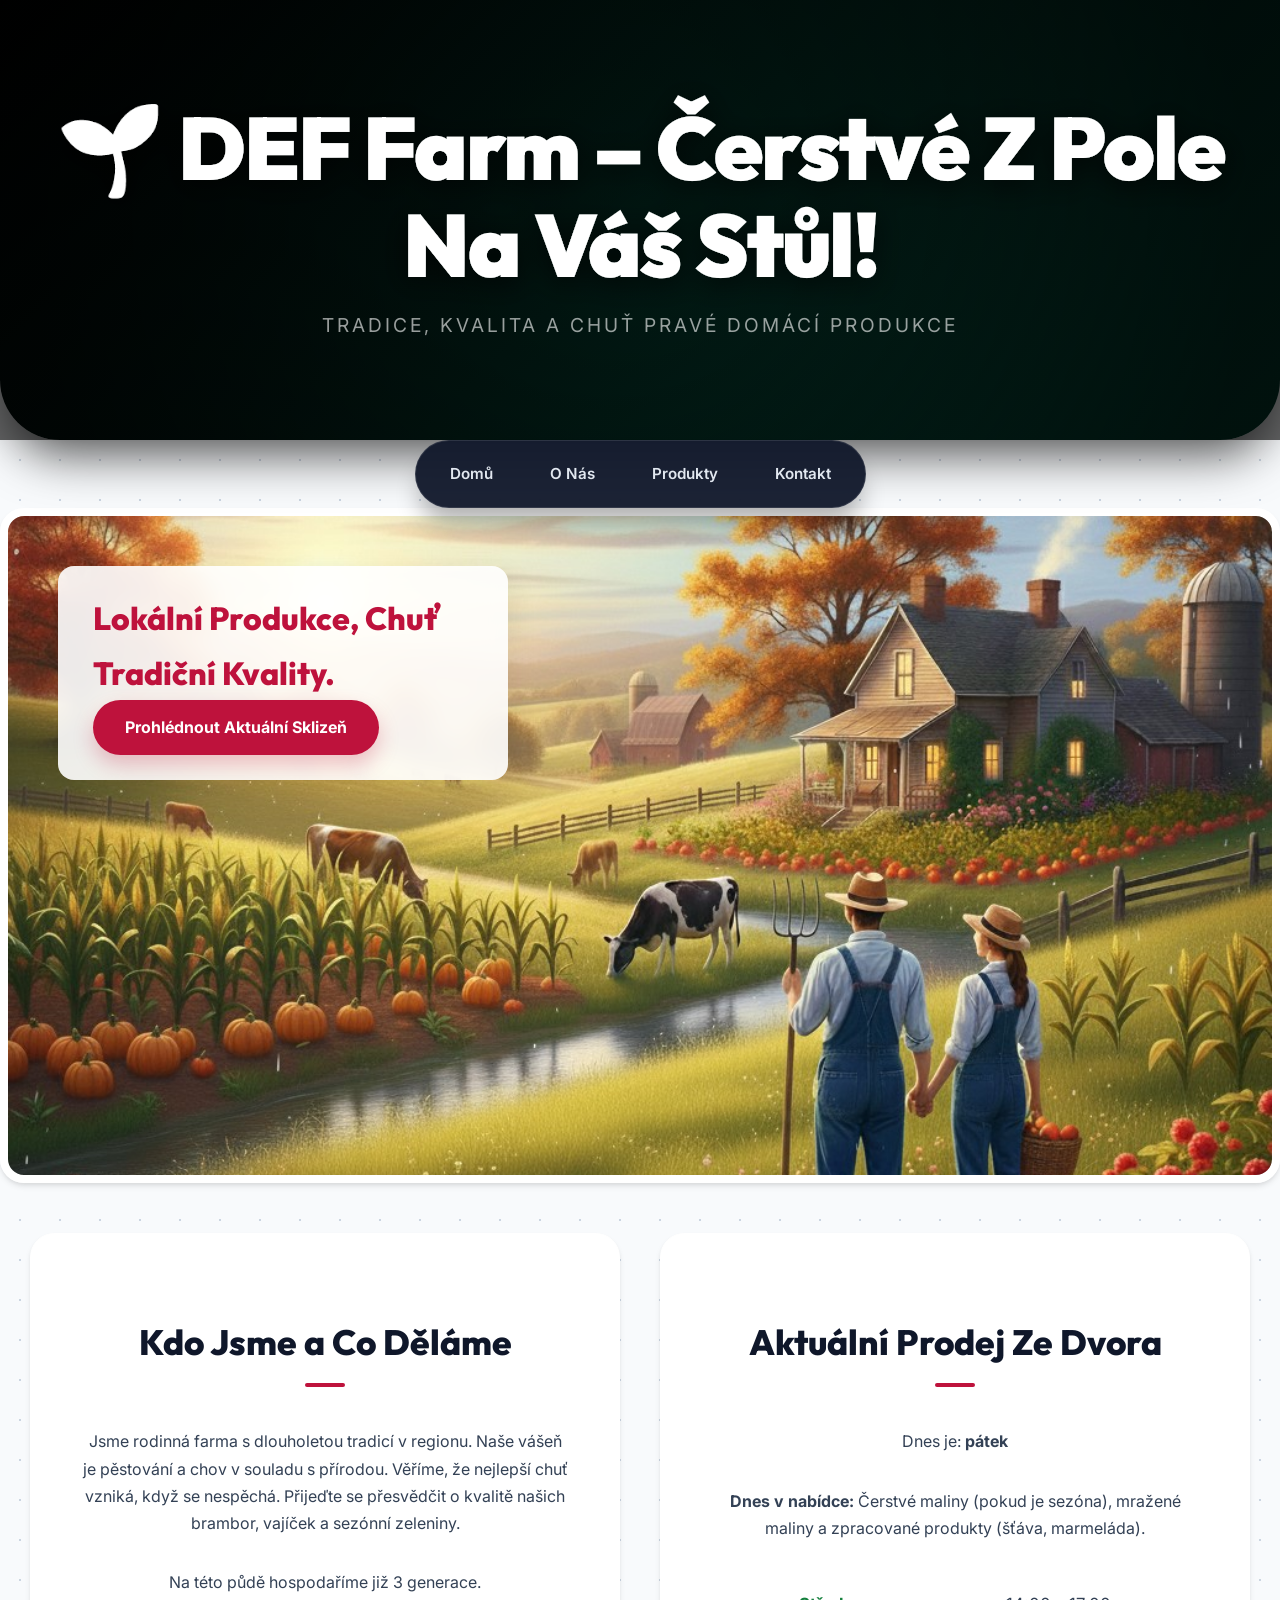
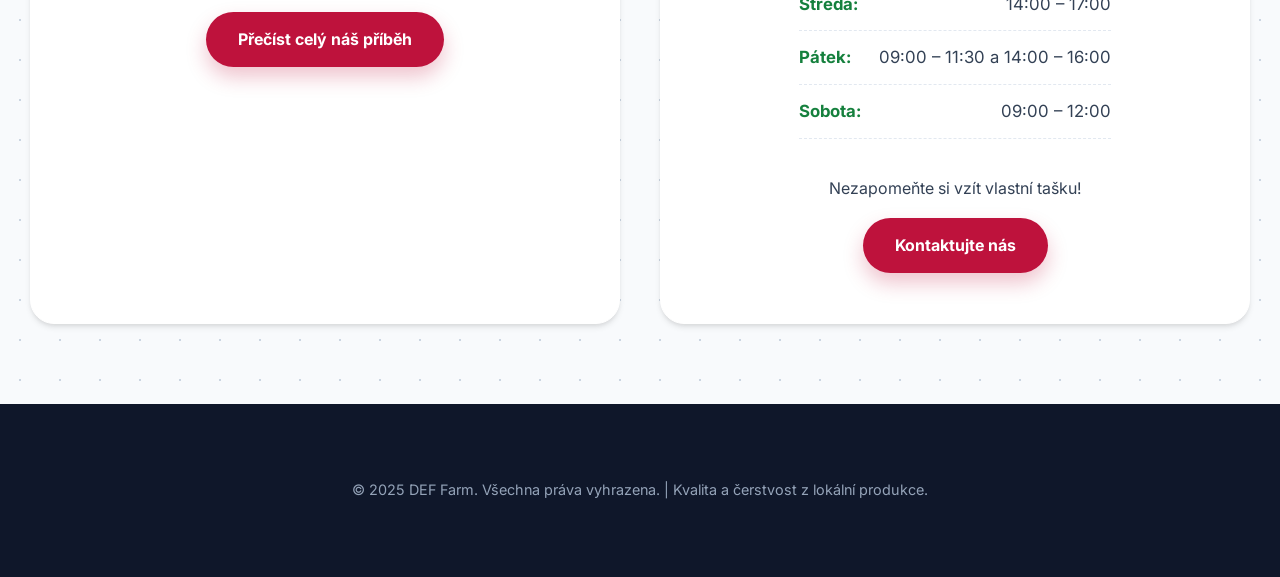
<file: first_web/index.html>
<!DOCTYPE html>
<html lang="cs">
<head>
    <meta charset="UTF-8">
    <meta name="viewport" content="width=device-width, initial-scale=1.0">
    <title>Farma DEF Farm – Čerstvé Produkty Ze Dvora</title>
    <link rel="stylesheet" href="styl.css">
    <link href="https://fonts.googleapis.com/css2?family=Outfit:wght@300;500;700;900&family=Inter:wght@400;600&display=swap" rel="stylesheet">
</head>
<body>
    <header class="header">
        <h1>🌱 DEF Farm – Čerstvé Z Pole Na Váš Stůl!</h1>
        <p>Tradice, kvalita a chuť pravé domácí produkce</p>
    </header>

    <nav class="navigace">
        <a href="index.html">Domů</a>
        <a href="o-nas.html">O Nás</a>
        <a href="produkty.html">Produkty</a>
        <a href="kontakt.html">Kontakt</a>
    </nav>
    
    <div class="hero-image">
        <div class="hero-text">
            <h2>Lokální Produkce, Chuť Tradiční Kvality.</h2>
            <a href="produkty.html" class="tlacitko hero-tlacitko">Prohlédnout Aktuální Sklizeň</a>
        </div>
    </div>

    <div class="kontejner">
        
        <div class="sekce-wrapper">
            
            <section class="sekce o-nas">
                <h2>Kdo Jsme a Co Děláme</h2>
                <p>Jsme rodinná farma s dlouholetou tradicí v regionu. Naše vášeň je pěstování a chov v souladu s přírodou. Věříme, že nejlepší chuť vzniká, když se nespěchá. Přijeďte se přesvědčit o kvalitě našich brambor, vajíček a sezónní zeleniny.</p>
                <p>Na této půdě hospodaříme již 3 generace.</p>
                <a href="o-nas.html" class="tlacitko">Přečíst celý náš příběh</a>
            </section>
            
            <section class="sekce prodej">
    <h2>Aktuální Prodej Ze Dvora</h2>
    <p>Dnes je: <strong id="dnesni-den"></strong></p>
    
    <p><strong>Dnes v nabídce:</strong> Čerstvé maliny (pokud je sezóna), mražené maliny a zpracované produkty (šťáva, marmeláda).</p>
    
    <div class="prodej">
        <ul>
            <li><span>Středa:</span> 14:00 – 17:00</li>
            <li><span>Pátek:</span> 09:00 – 11:30 a 14:00 – 16:00</li>
            <li><span>Sobota:</span> 09:00 – 12:00</li>
        </ul>
    </div>
    
    <p>Nezapomeňte si vzít vlastní tašku!</p>
    <a href="kontakt.html" class="tlacitko">Kontaktujte nás</a>
</section>
        </div>
        
    </div>

    <footer class="paticka">
        <p>&copy; 2025 DEF Farm. Všechna práva vyhrazena. | Kvalita a čerstvost z lokální produkce.</p>
    </footer>

    <script>
        // Kód pro dynamické zobrazení dne v týdnu
        const dnyVTydnu = ["neděle", "pondělí", "úterý", "středa", "čtvrtek", "pátek", "sobota"];
        const dnes = new Date();
        const cisloDne = dnes.getDay(); 
        const elementDnesniDen = document.getElementById("dnesni-den");
        elementDnesniDen.textContent = dnyVTydnu[cisloDne];
    </script>
</body>

</html>
</file>
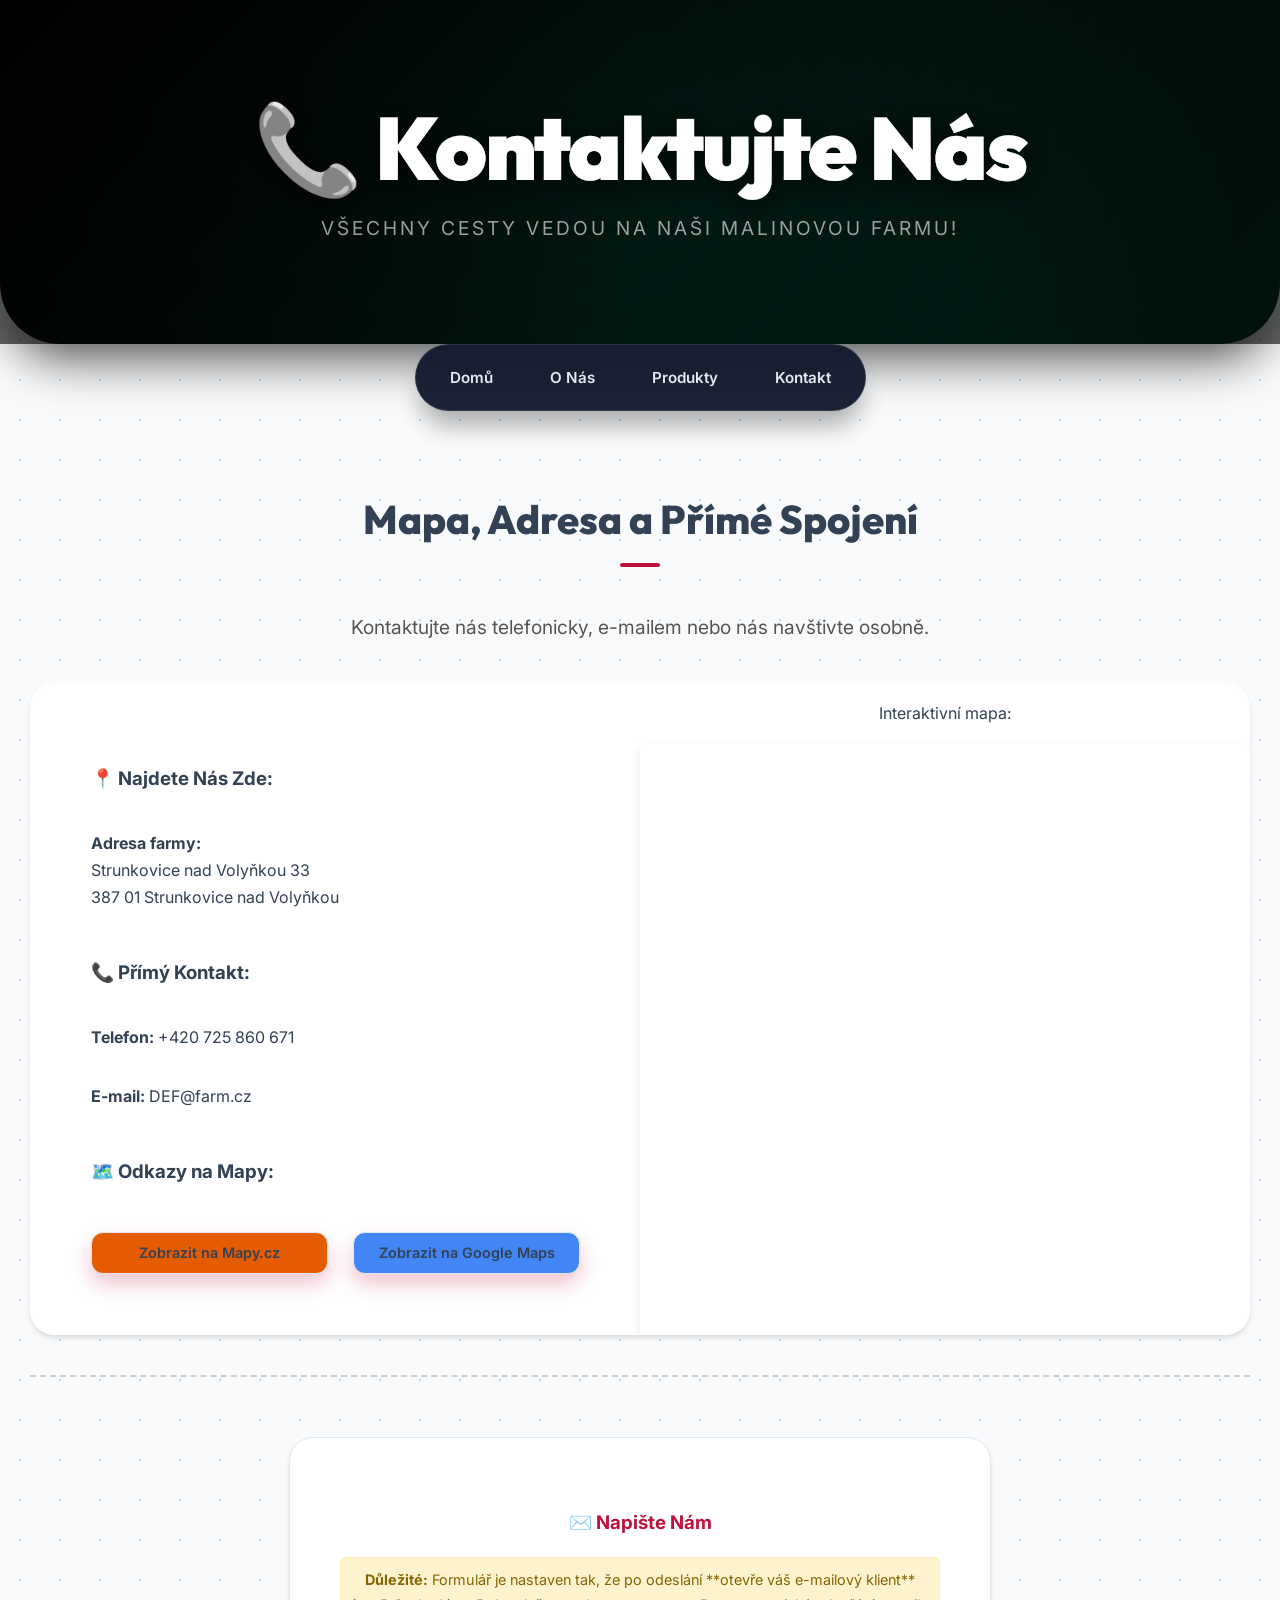
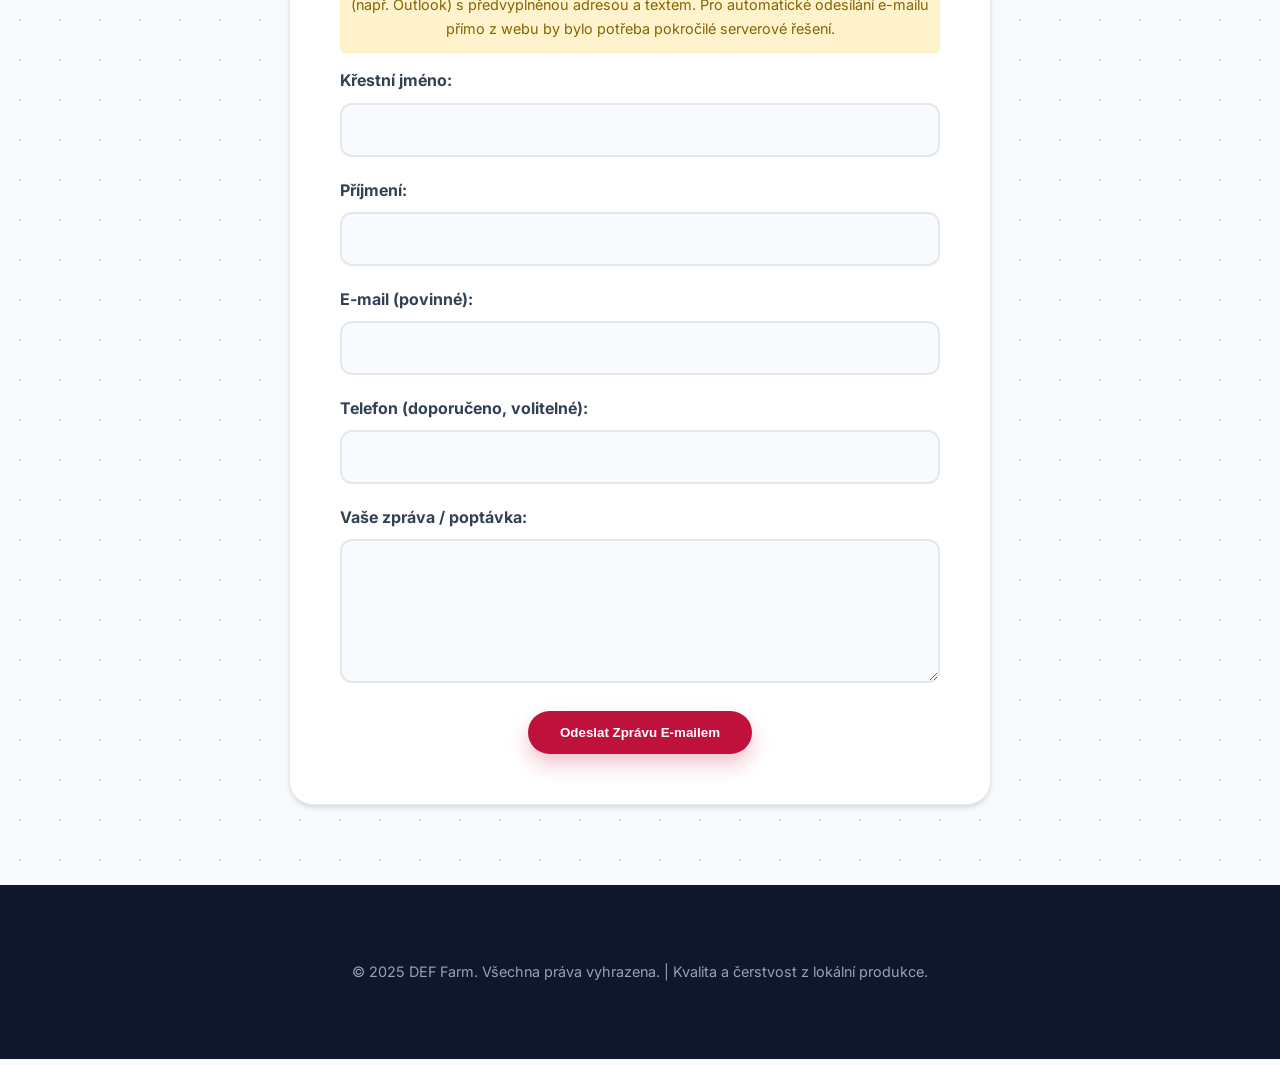
<file: first_web/kontakt.html>
<!DOCTYPE html>
<html lang="cs">
<head>
    <meta charset="UTF-8">
    <meta name="viewport" content="width=device-width, initial-scale=1.0">
    <title>Kontakt – Farma [Jméno]</title>
    <link rel="stylesheet" href="styl.css">
    <link href="https://fonts.googleapis.com/css2?family=Outfit:wght@300;500;700;900&family=Inter:wght@400;600&display=swap" rel="stylesheet">
</head>
<body>

    <header class="header">
        <h1>📞 Kontaktujte Nás</h1>
        <p>Všechny cesty vedou na naši malinovou farmu!</p>
    </header>

    <nav class="navigace">
        <a href="index.html">Domů</a>
        <a href="o-nas.html">O Nás</a>
        <a href="produkty.html">Produkty</a>
        
        <a href="kontakt.html">Kontakt</a>
    </nav>

    <div class="kontejner">
        
        <header style="text-align: center; margin-bottom: 40px;">
            <h2 style="font-size: 2.5em; color: var(--malina-akcent);">Mapa, Adresa a Přímé Spojení</h2>
            <p style="font-size: 1.2em; color: #555;">Kontaktujte nás telefonicky, e-mailem nebo nás navštivte osobně.</p>
        </header>

        <section class="dvousloupec-kontakt">
            <div class="kontakt-info">
                <h3>📍 Najdete Nás Zde:</h3>
                <p><strong>Adresa farmy:</strong><br> Strunkovice nad Volyňkou 33<br> 387 01 Strunkovice nad Volyňkou</p>
                
                <h3 style="margin-top: 30px;">📞 Přímý Kontakt:</h3>
                <p><strong>Telefon:</strong> <a href="tel:+420725860671" style="color: var(--malina-akcent); text-decoration: none;">+420 725 860 671</a></p>
                <p><strong>E-mail:</strong> <a href="mailto:DEF@farm.cz" style="color: var(--malina-akcent); text-decoration: none;">DEF@farm.cz</a></p>
                
                <h3 style="margin-top: 30px;">🗺️ Odkazy na Mapy:</h3>
                <div class="mapa-tlacitka">
                    <a href="https://mapy.cz/zakladni?q=Strunkovice%20nad%20Volyňkou%2033" target="_blank" class="tlacitko" style="background-color: #E55B00; padding: 8px 15px; font-size: 0.9em; margin-top: 5px;">Zobrazit na Mapy.cz</a>
                    <a href="https://maps.app.goo.gl/9T7wR592D9yQf4Y26" target="_blank" class="tlacitko" style="background-color: #4285F4; padding: 8px 15px; font-size: 0.9em; margin-left: 10px; margin-top: 5px;">Zobrazit na Google Maps</a>
                </div>
            </div>
            
            <div class="mapa-misto">
                <p style="text-align: center; color: var(--zelena-hluboka);">Interaktivní mapa:</p>
                <iframe
                    src="https://maps.google.com/maps?q=Strunkovice%20nad%20Volyňkou%2033&t=&z=14&ie=UTF8&iwloc=&output=embed" 
                    width="100%" 
                    height="350" 
                    style="border:0; border-radius: 8px; box-shadow: 0 4px 10px rgba(0,0,0,0.1);" 
                    allowfullscreen="" 
                    loading="lazy" 
                    referrerpolicy="no-referrer-when-downgrade">
                </iframe>
            </div>
        </section>

        <hr style="border: 0; border-top: 2px dashed #ccc; margin: 40px 0;">

        <section class="kontakt-formular">
            <h3>✉️ Napište Nám</h3>
            <p class="upozorneni" style="background-color: #fff3cd; color: #856404; border: 1px solid #ffeeba; padding: 10px; border-radius: 5px; font-size: 0.9em;">
                <strong>Důležité:</strong> Formulář je nastaven tak, že po odeslání **otevře váš e-mailový klient** (např. Outlook) s předvyplněnou adresou a textem. Pro automatické odesílání e-mailu přímo z webu by bylo potřeba pokročilé serverové řešení.
            </p>
            
            <form action="mailto:DEF@farm.cz" method="GET" enctype="text/plain">
                <div class="form-skupina">
                    <label for="jmeno">Křestní jméno:</label>
                    <input type="text" id="jmeno" name="jmeno" required>
                </div>
                <div class="form-skupina">
                    <label for="prijmeni">Příjmení:</label>
                    <input type="text" id="prijmeni" name="prijmeni" required>
                </div>
                <div class="form-skupina">
                    <label for="email">E-mail (povinné):</label>
                    <input type="email" id="email" name="email" required>
                </div>
                <div class="form-skupina">
                    <label for="telefon">Telefon (doporučeno, volitelné):</label>
                    <input type="tel" id="telefon" name="telefon">
                </div>
                <div class="form-skupina">
                    <label for="zprava">Vaše zpráva / poptávka:</label>
                    <textarea id="zprava" name="body" rows="6" required></textarea>
                </div>
                <button type="submit" class="tlacitko">Odeslat Zprávu E-mailem</button>
            </form>
        </section>
        
    </div>

    <footer class="paticka">
        <p>© 2025 DEF Farm. Všechna práva vyhrazena. | Kvalita a čerstvost z lokální produkce.</p>
    </footer>

</body>
</html>
</file>
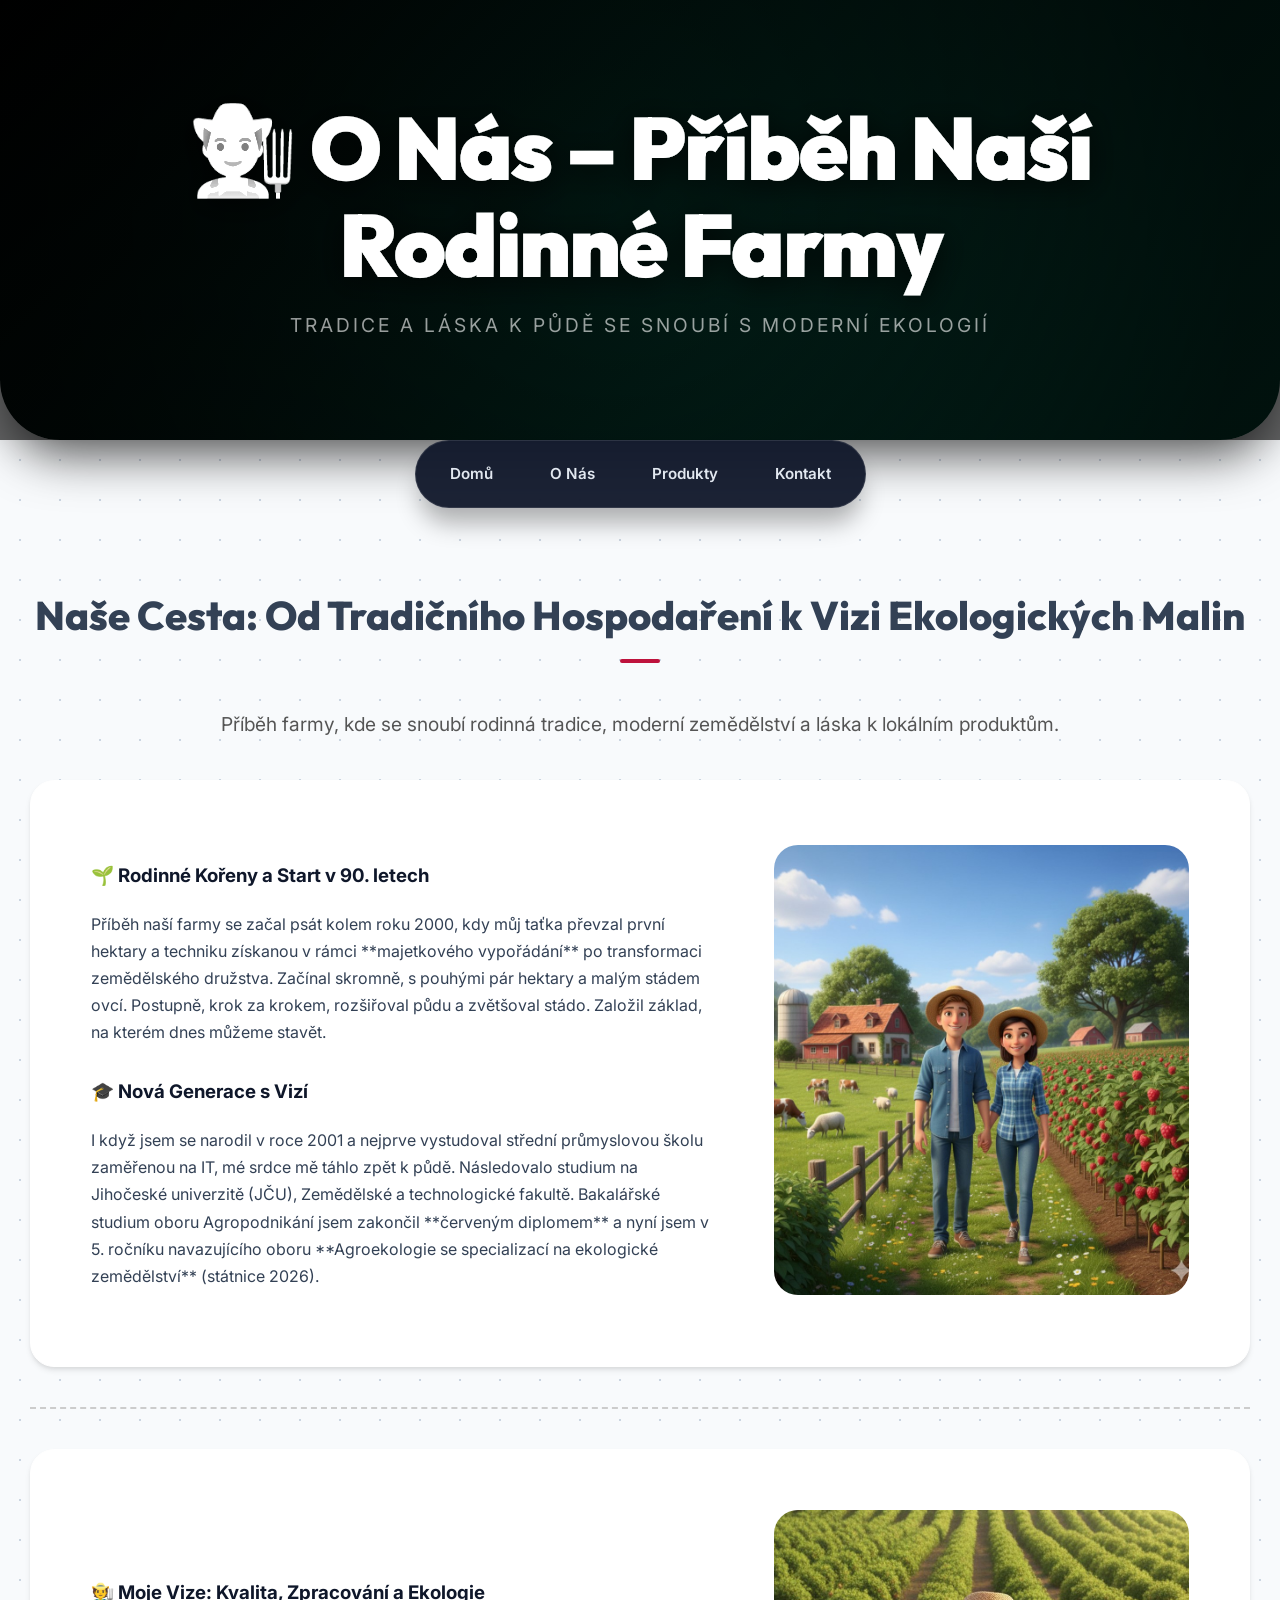
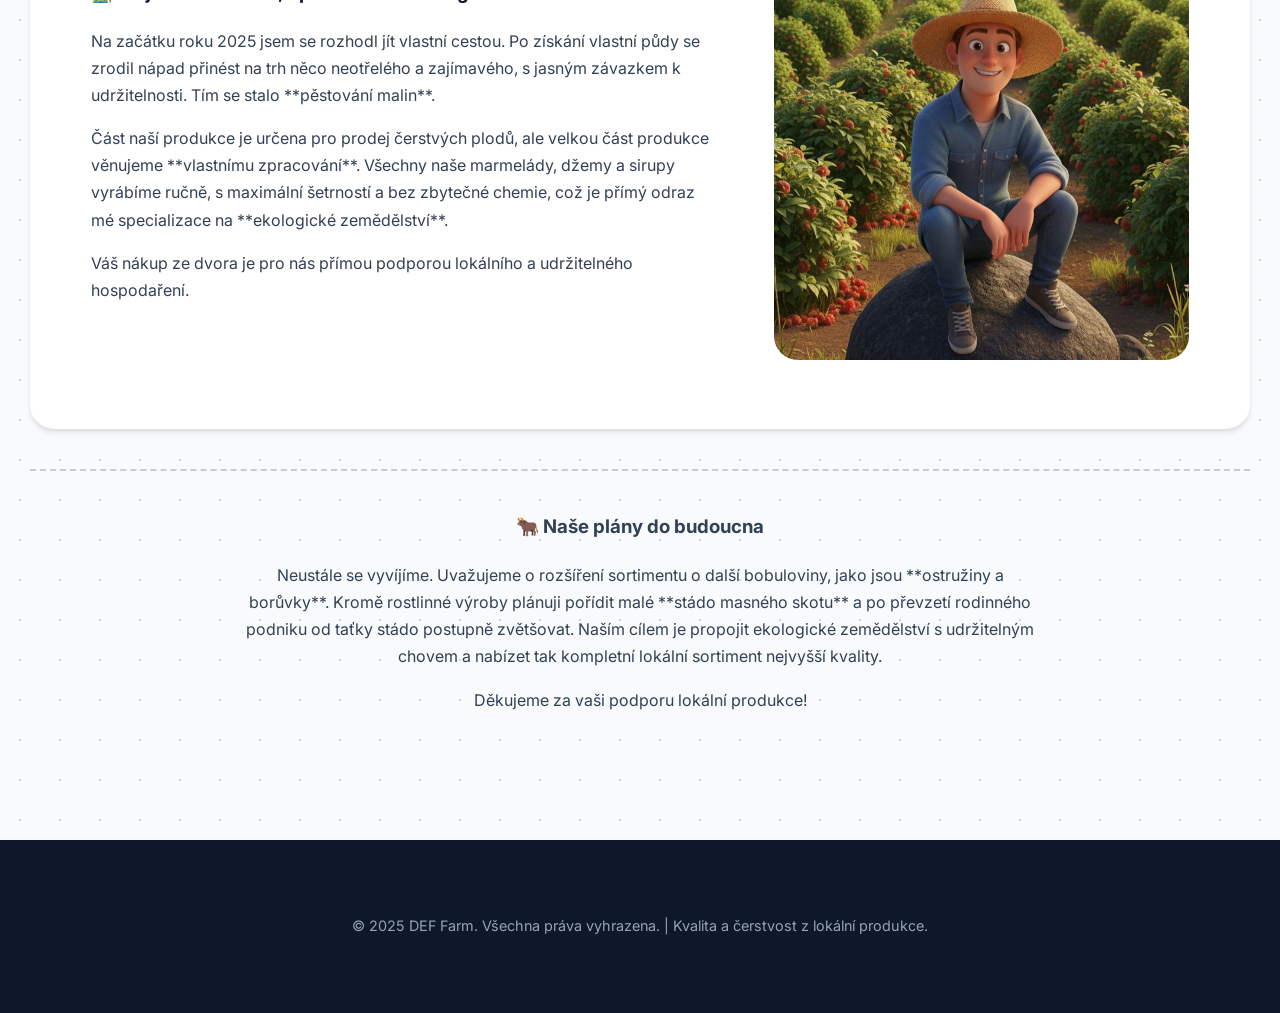
<file: first_web/o-nas.html>
<!DOCTYPE html>
<html lang="cs">
<head>
    <meta charset="UTF-8">
    <meta name="viewport" content="width=device-width, initial-scale=1.0">
    <title>O Nás – Příběh naší farmy</title>
    <link rel="stylesheet" href="styl.css">
    <link href="https://fonts.googleapis.com/css2?family=Outfit:wght@300;500;700;900&family=Inter:wght@400;600&display=swap" rel="stylesheet">
</head>
<body>

    <header class="header">
        <h1>👨‍🌾 O Nás – Příběh Naší Rodinné Farmy</h1>
        <p>Tradice a láska k půdě se snoubí s moderní ekologií</p>
    </header>

    <nav class="navigace">
        <a href="index.html">Domů</a>
        <a href="o-nas.html">O Nás</a>
        <a href="produkty.html">Produkty</a>
        
        <a href="kontakt.html">Kontakt</a>
    </nav>

    <div class="kontejner">
        
        <header style="text-align: center; margin-bottom: 40px;">
            <h2 style="font-size: 2.5em; color: var(--malina-akcent);">Naše Cesta: Od Tradičního Hospodaření k Vizi Ekologických Malin</h2>
            <p style="font-size: 1.2em; color: #555;">Příběh farmy, kde se snoubí rodinná tradice, moderní zemědělství a láska k lokálním produktům.</p>
        </header>

        <section class="dvousloupec-o-nas">
            <div class="text-blok">
                <h3>🌱 Rodinné Kořeny a Start v 90. letech</h3>
                <p>Příběh naší farmy se začal psát kolem roku 2000, kdy můj taťka převzal první hektary a techniku získanou v rámci **majetkového vypořádání** po transformaci zemědělského družstva. Začínal skromně, s pouhými pár hektary a malým stádem ovcí. Postupně, krok za krokem, rozšiřoval půdu a zvětšoval stádo. Založil základ, na kterém dnes můžeme stavět.</p>
                
                <h3 style="margin-top: 30px;">🎓 Nová Generace s Vizí</h3>
                <p>I když jsem se narodil v roce 2001 a nejprve vystudoval střední průmyslovou školu zaměřenou na IT, mé srdce mě táhlo zpět k půdě. Následovalo studium na Jihočeské univerzitě (JČU), Zemědělské a technologické fakultě. Bakalářské studium oboru Agropodnikání jsem zakončil **červeným diplomem** a nyní jsem v 5. ročníku navazujícího oboru **Agroekologie se specializací na ekologické zemědělství** (státnice 2026).</p>
            </div>
            <div class="obrazek-blok">
                <img src="farma_historie.jpg" alt="Historická fotografie farmy nebo ovcí">
            </div>
        </section>

        <hr style="border: 0; border-top: 2px dashed #ccc; margin: 40px 0;">
        
        <section class="dvousloupec-o-nas reverse-layout">
            <div class="text-blok">
                <h3>🧑‍🌾 Moje Vize: Kvalita, Zpracování a Ekologie</h3>
                <p>Na začátku roku 2025 jsem se rozhodl jít vlastní cestou. Po získání vlastní půdy se zrodil nápad přinést na trh něco neotřelého a zajímavého, s jasným závazkem k udržitelnosti. Tím se stalo **pěstování malin**.</p>
                <p>Část naší produkce je určena pro prodej čerstvých plodů, ale velkou část produkce věnujeme **vlastnímu zpracování**. Všechny naše marmelády, džemy a sirupy vyrábíme ručně, s maximální šetrností a bez zbytečné chemie, což je přímý odraz mé specializace na **ekologické zemědělství**.</p>
                <p>Váš nákup ze dvora je pro nás přímou podporou lokálního a udržitelného hospodaření.</p>
            </div>
            <div class="obrazek-blok">
                <img src="farma_portrait.jpg" alt="Portrét farmáře a týmu, který stojí za našimi malinami.">
            </div>
        </section>
        
        <hr style="border: 0; border-top: 2px dashed #ccc; margin: 40px 0;">
        <section style="text-align: center; max-width: 800px; margin: 0 auto; padding-bottom: 30px;">
            <h3>🐂 Naše plány do budoucna</h3>
            <p>Neustále se vyvíjíme. Uvažujeme o rozšíření sortimentu o další bobuloviny, jako jsou **ostružiny a borůvky**. Kromě rostlinné výroby plánuji pořídit malé **stádo masného skotu** a po převzetí rodinného podniku od taťky stádo postupně zvětšovat. Naším cílem je propojit ekologické zemědělství s udržitelným chovem a nabízet tak kompletní lokální sortiment nejvyšší kvality.</p>
            <p>Děkujeme za vaši podporu lokální produkce!</p>
        </section>

    </div>

    <footer class="paticka">
        <p>&copy; 2025 DEF Farm. Všechna práva vyhrazena. | Kvalita a čerstvost z lokální produkce.</p>
    </footer>

</body>
</html>
</file>
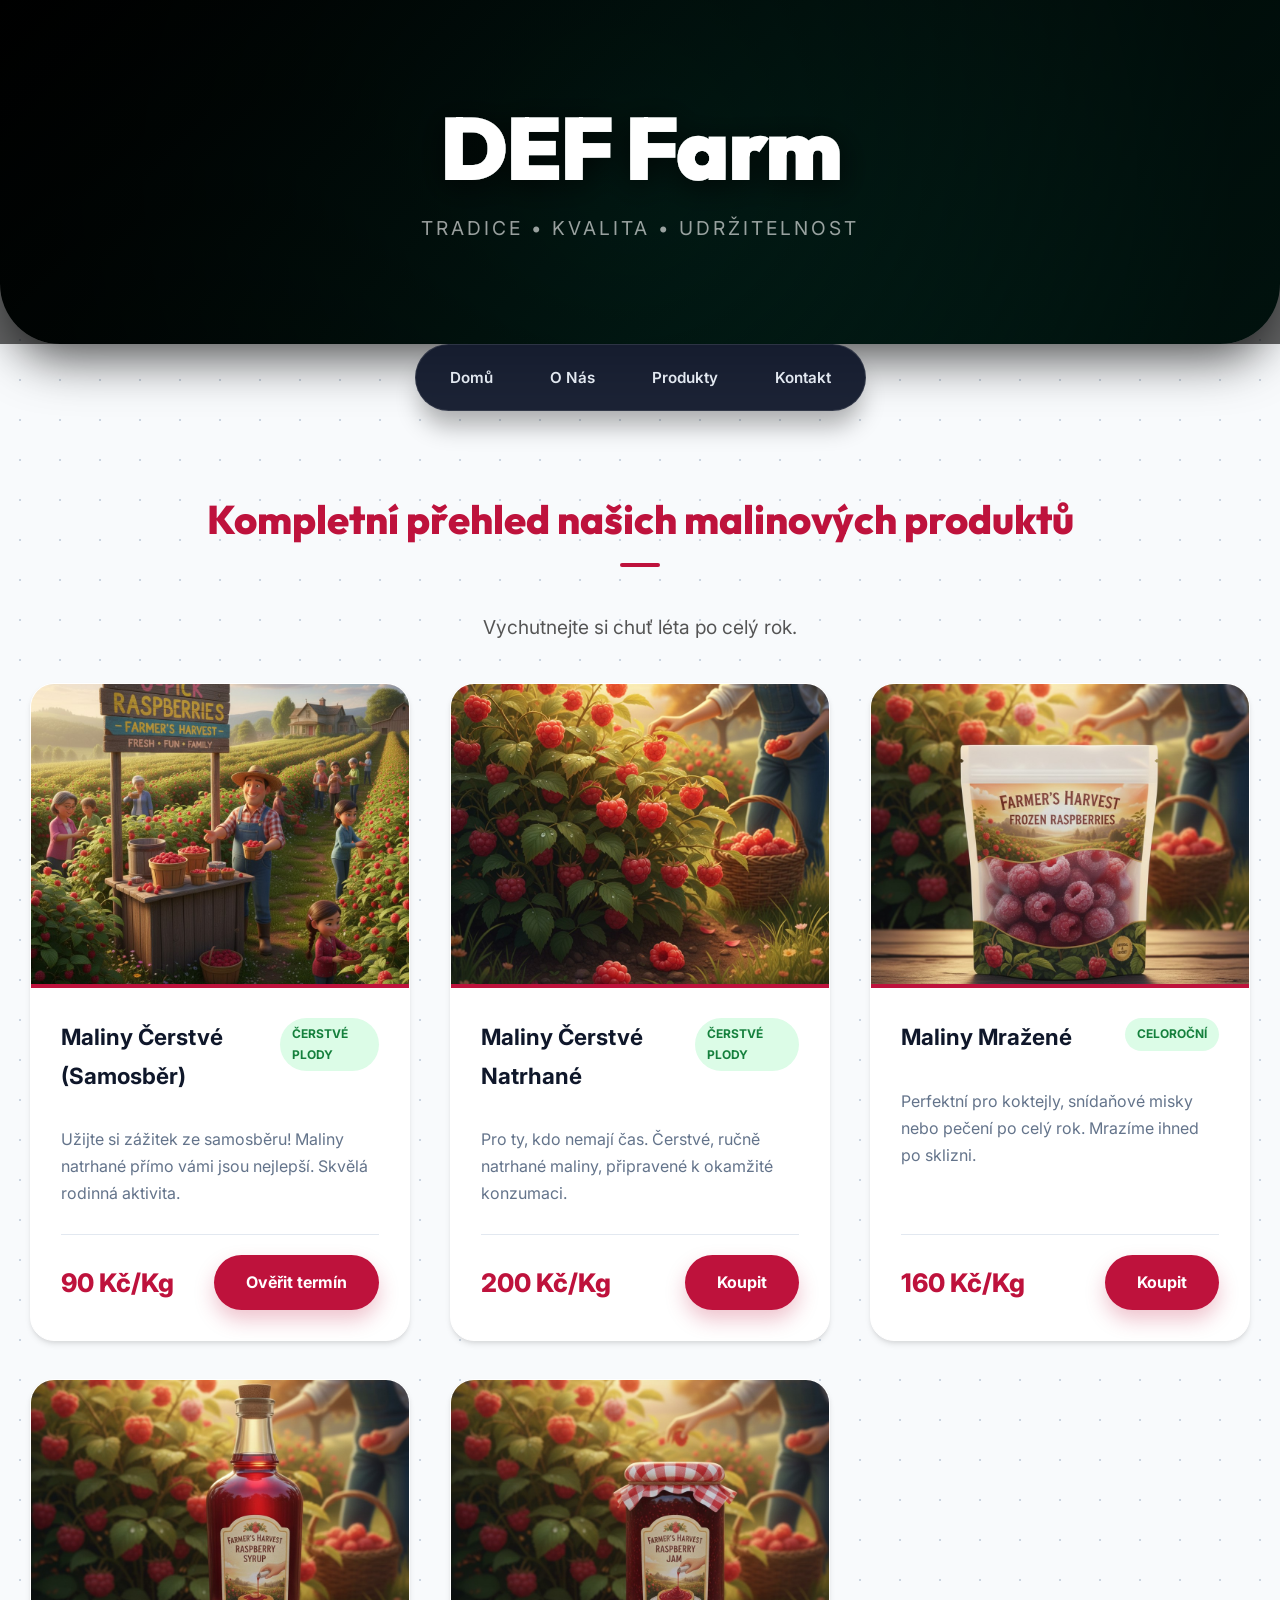
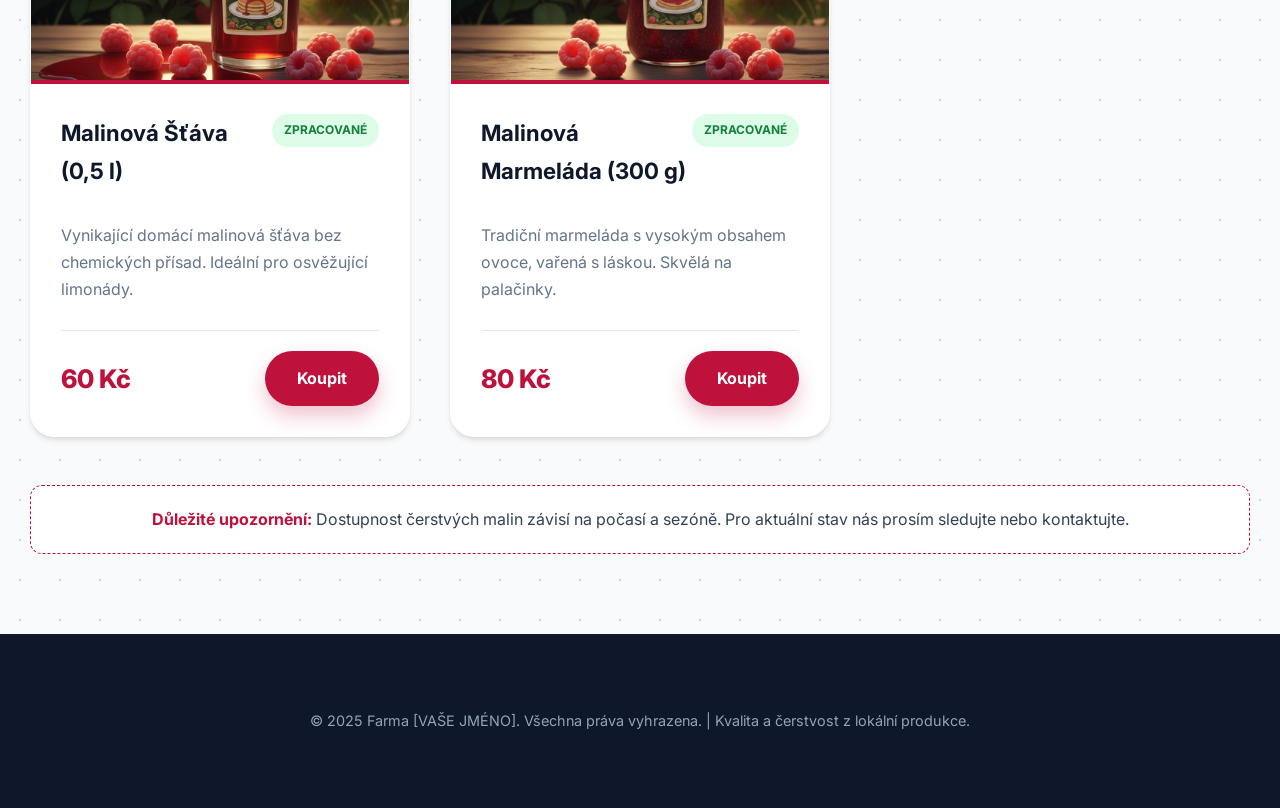
<file: first_web/produkty.html>
<!DOCTYPE html>
<html lang="cs">
<head>
    <meta charset="UTF-8">
    <meta name="viewport" content="width=device-width, initial-scale=1.0">
    <title>Produkty – Farma [VAŠE JMÉNO]</title>
    <link href="https://fonts.googleapis.com/css2?family=Outfit:wght@300;400;700;900&family=Inter:wght@300;400;600&display=swap" rel="stylesheet">
    <link rel="stylesheet" href="styl.css"> 
</head>
<body>

    <header class="header">
        <h1>DEF Farm</h1>
        <p>TRADICE • KVALITA • UDRŽITELNOST</p>
    </header>

    <div class="navigace">
        <a href="index.html">Domů</a>
        <a href="o-nas.html">O Nás</a>
        <a href="produkty.html">Produkty</a>
        <a href="kontakt.html">Kontakt</a>
    </div>

    <div class="kontejner">
        
        <header style="text-align: center; margin-bottom: 40px;">
            <h2 style="font-size: 2.5em; color: var(--c-primary);">Kompletní přehled našich malinových produktů</h2>
            <p style="font-size: 1.2em; color: #555;">Vychutnejte si chuť léta po celý rok.</p>
        </header>
        
        <div class="produkt-grid">
            
            <div class="produkt-karta">
                <img src="maliny_samosber.jpg" alt="Obrázek samosběru malin"> 
                <div class="produkt-info">
                    <div class="produkt-hlavicka">
                        <h3>Maliny Čerstvé (Samosběr)</h3>
                        <span class="kategorie">Čerstvé plody</span>
                    </div>
                    <p>Užijte si zážitek ze samosběru! Maliny natrhané přímo vámi jsou nejlepší. Skvělá rodinná aktivita.</p>
                    <div class="produkt-spodek">
                        <span class="cena">90 Kč/Kg</span>
                        <a href="kontakt.html" class="tlacitko">Ověřit termín</a>
                    </div>
                </div>
            </div>
            
            <div class="produkt-karta">
                <img src="maliny_cerstve.jpg" alt="Obrázek krabičky čerstvě natrhaných malin">
                <div class="produkt-info">
                    <div class="produkt-hlavicka">
                        <h3>Maliny Čerstvé Natrhané</h3>
                        <span class="kategorie">Čerstvé plody</span>
                    </div>
                    <p>Pro ty, kdo nemají čas. Čerstvé, ručně natrhané maliny, připravené k okamžité konzumaci.</p>
                    <div class="produkt-spodek">
                        <span class="cena">200 Kč/Kg</span>
                        <a href="kontakt.html" class="tlacitko">Koupit</a>
                    </div>
                </div>
            </div>
            
            <div class="produkt-karta">
                <img src="maliny_mrazene.jpg" alt="Obrázek mražených malin v sáčku">
                <div class="produkt-info">
                    <div class="produkt-hlavicka">
                        <h3>Maliny Mražené</h3>
                        <span class="kategorie">Celoroční</span>
                    </div>
                    <p>Perfektní pro koktejly, snídaňové misky nebo pečení po celý rok. Mrazíme ihned po sklizni.</p>
                    <div class="produkt-spodek">
                        <span class="cena">160 Kč/Kg</span>
                        <a href="kontakt.html" class="tlacitko">Koupit</a>
                    </div>
                </div>
            </div>
            
            <div class="produkt-karta">
                <img src="malinova_stava.jpg" alt="Obrázek lahve malinové šťávy">
                <div class="produkt-info">
                    <div class="produkt-hlavicka">
                        <h3>Malinová Šťáva (0,5 l)</h3>
                        <span class="kategorie">Zpracované</span>
                    </div>
                    <p>Vynikající domácí malinová šťáva bez chemických přísad. Ideální pro osvěžující limonády.</p>
                    <div class="produkt-spodek">
                        <span class="cena">60 Kč</span>
                        <a href="kontakt.html" class="tlacitko">Koupit</a>
                    </div>
                </div>
            </div>
            
            <div class="produkt-karta">
                <img src="malinova_marmelada.jpg" alt="Obrázek sklenice malinové marmelády">
                <div class="produkt-info">
                    <div class="produkt-hlavicka">
                        <h3>Malinová Marmeláda (300 g)</h3>
                        <span class="kategorie">Zpracované</span>
                    </div>
                    <p>Tradiční marmeláda s vysokým obsahem ovoce, vařená s láskou. Skvělá na palačinky.</p>
                    <div class="produkt-spodek">
                        <span class="cena">80 Kč</span>
                        <a href="kontakt.html" class="tlacitko">Koupit</a>
                    </div>
                </div>
            </div>
            
        </div>
        
        <div style="margin-top: 50px; padding: 20px; border: 1px dashed var(--c-primary); border-radius: 12px; background-color: #fff; text-align: center;">
            <strong style="color: var(--c-primary);">Důležité upozornění:</strong> Dostupnost čerstvých malin závisí na počasí a sezóně. Pro aktuální stav nás prosím sledujte nebo kontaktujte.
        </div>
    </div>

    <footer class="paticka">
        <p>© 2025 Farma [VAŠE JMÉNO]. Všechna práva vyhrazena. | Kvalita a čerstvost z lokální produkce.</p>
    </footer>

</body>
</html>
</file>
<file: first_web/styl.css>
/* =========================================================
   FARMA 3.0: ULTIMATE EDITION (styl.css)
   Vlastnosti: Fluid Dark Header, Monochrome Icons, Cinema Hero
   ========================================================= */

:root {
    --c-bg: #f8fafc;           
    --c-surface: #ffffff;      
    
    /* Extra tmavé barvy pro Header */
    --c-dark-base: #000000;    
    
    --c-primary: #be123c;      /* Raspberry */
    --c-primary-dark: #881337;
    --c-accent: #15803d;       /* Forest Green */
    
    --c-text-main: #334155;    
    --c-text-muted: #64748b;
    --c-border: #e2e8f0;
    
    --font-head: 'Outfit', sans-serif;
    --font-body: 'Inter', sans-serif;
    
    --radius-xl: 24px;
    --shadow-card: 0 4px 6px -1px rgba(0, 0, 0, 0.1), 0 2px 4px -1px rgba(0, 0, 0, 0.06);
    --shadow-hover: 0 20px 25px -5px rgba(0, 0, 0, 0.1), 0 10px 10px -5px rgba(0, 0, 0, 0.04);
}

body {
    margin: 0;
    font-family: var(--font-body);
    color: var(--c-text-main);
    background-color: var(--c-bg);
    background-image: radial-gradient(#cbd5e1 1px, transparent 1px);
    background-size: 40px 40px;
    line-height: 1.7;
    overflow-x: hidden;
}

/* --- 1. HLAVNÍ PANEL (FLUID DARK MIX) --- */
.header {
    /* Míchání barev: Černá, Hluboká Zelená, Temná Modrá, Temná Fialová */
    background: linear-gradient(135deg, #000000, #022c22, #000000, #172554, #1e1b4b);
    background-size: 400% 400%;
    /* Komplexní animace míchání */
    animation: fluidMix 20s ease-in-out infinite;
    
    color: white;
    padding: 100px 20px 80px 20px;
    text-align: center;
    border-bottom-left-radius: 60px;
    border-bottom-right-radius: 60px;
    position: relative;
    box-shadow: 0 25px 50px -12px rgba(0, 0, 0, 0.7);
    margin-bottom: 60px;
}

@keyframes fluidMix {
    0% { background-position: 0% 50%; }
    25% { background-position: 50% 100%; }
    50% { background-position: 100% 50%; }
    75% { background-position: 50% 0%; }
    100% { background-position: 0% 50%; }
}

/* Jemná mlha přes header */
.header::before {
    content: '';
    position: absolute;
    top: 0; left: 0; width: 100%; height: 100%;
    background: radial-gradient(circle at center, transparent 0%, #000000 90%);
    opacity: 0.6;
    pointer-events: none;
}

.header h1 {
    font-family: var(--font-head);
    font-weight: 900;
    font-size: clamp(3rem, 7vw, 5.5rem);
    margin: 0;
    position: relative;
    z-index: 2;
    color: white;
    text-shadow: 0 5px 30px rgba(0,0,0,0.8);
    letter-spacing: -2px;
    line-height: 1.1;
    
    /* Filtr pro sjednocení ikon (smajlíků) s textem - udělá je černobílé/světlé */
    filter: grayscale(100%) brightness(200%); 
}

.header p {
    font-size: 1.2rem;
    color: rgba(255, 255, 255, 0.6);
    position: relative;
    z-index: 2;
    margin-top: 15px;
    font-weight: 400;
    letter-spacing: 3px;
    text-transform: uppercase;
}

/* --- 2. NAVIGACE --- */
.navigace {
    position: sticky;
    top: 20px;
    z-index: 1000;
    margin-top: -60px;
    
    width: fit-content;
    max-width: 95%;
    margin-left: auto;
    margin-right: auto;
    
    display: flex;
    justify-content: center;
    flex-wrap: wrap;
    
    background: rgba(15, 23, 42, 0.95);
    backdrop-filter: blur(10px);
    padding: 8px;
    border-radius: 100px;
    box-shadow: 0 20px 25px -5px rgba(0, 0, 0, 0.3);
    border: 1px solid rgba(255,255,255,0.1);
    gap: 5px;
}

.navigace a {
    color: #e2e8f0;
    text-decoration: none;
    padding: 12px 26px;
    border-radius: 50px;
    font-weight: 600;
    font-size: 0.95rem;
    white-space: nowrap;
    transition: all 0.3s cubic-bezier(0.25, 1, 0.5, 1);
}

.navigace a:hover {
    background: var(--c-primary);
    color: white;
    transform: translateY(-2px);
    box-shadow: 0 4px 12px rgba(190, 18, 60, 0.5);
}

/* --- 3. LAYOUT & KARTY --- */
.kontejner {
    max-width: 1300px;
    margin: 40px auto;
    padding: 0 30px;
}

.sekce, .dvousloupec-o-nas, .dvousloupec-kontakt, .kontakt-formular, .produkt-karta {
    background: var(--c-surface);
    border-radius: var(--radius-xl);
    box-shadow: var(--shadow-card);
    border: 1px solid white;
    transition: transform 0.3s ease, box-shadow 0.3s ease;
    overflow: hidden;
}

.sekce:hover, .produkt-karta:hover {
    transform: translateY(-5px);
    box-shadow: var(--shadow-hover);
}

h2 {
    font-family: var(--font-head);
    font-weight: 800;
    font-size: 2.2rem;
    color: #0f172a;
    margin-bottom: 25px;
    position: relative;
    display: inline-block;
}
h2::after {
    content: '';
    display: block;
    width: 40px;
    height: 4px;
    background: var(--c-primary);
    margin: 10px auto 0 auto;
    border-radius: 4px;
}

/* --- 4. ÚVODNÍ STRÁNKA --- */
.sekce-wrapper {
    display: grid;
    grid-template-columns: 1fr 1fr;
    gap: 40px;
    margin-top: 50px;
}

.sekce {
    padding: 50px;
    text-align: center;
    display: flex;
    flex-direction: column;
    align-items: center;
}

.prodej ul {
    list-style: none;
    padding: 0;
    margin: 20px 0;
    width: 100%;
    max-width: 400px;
}
.prodej ul li {
    display: flex;
    justify-content: space-between;
    border-bottom: 1px dashed var(--c-border);
    padding: 12px 0;
    font-size: 1.05rem;
    color: var(--c-text-main);
}
.prodej ul li span {
    font-weight: 700;
    color: var(--c-accent);
    text-align: left;
    min-width: 80px;
}

/* --- HERO IMAGE (Zvětšený & Upravený Text) --- */
.hero-image {
    width: 100%;
    /* ZVĚTŠENÍ: 75% výšky obrazovky */
    height: 75vh; 
    min-height: 600px;
    
    background-image: url('placeholder-farma.jpg'); 
    background-size: cover; 
    background-position: center; /* Střed obrázku */
    
    border-radius: var(--radius-xl);
    box-shadow: var(--shadow-card);
    margin-bottom: 40px;
    border: 8px solid white; 
    
    display: flex;
    align-items: flex-start;
    justify-content: flex-start;
    padding: 50px;
    box-sizing: border-box;
}

/* ZMENŠENÁ DLAŽDICE S TEXTEM */
.hero-text {
    background: rgba(255, 255, 255, 0.9);
    backdrop-filter: blur(10px);
    padding: 25px 35px; /* Menší padding */
    border-radius: 16px;
    box-shadow: 0 10px 30px rgba(0,0,0,0.1);
    
    /* Zmenšená šířka pro lepší viditelnost obrázku */
    max-width: 380px; 
    text-align: left;
}

.hero-text h2 {
    margin: 0; 
    font-size: 2rem; 
    color: var(--c-primary);
    border: none;
    display: block;
}
.hero-text h2::after { display: none; }

/* --- 5. PRODUKTY (Full Images) --- */
.produkt-grid {
    display: grid;
    grid-template-columns: repeat(auto-fill, minmax(320px, 1fr));
    gap: 40px;
    margin-top: 40px;
}

.produkt-karta {
    padding: 0;
    display: flex;
    flex-direction: column;
    height: 100%;
    background: white;
}

.produkt-karta img {
    width: 100%;
    height: 300px;
    object-fit: cover; /* Vyplnit */
    background: white;
    padding: 0;
    border-bottom: 4px solid var(--c-primary);
}

.produkt-info {
    padding: 30px;
    display: flex;
    flex-direction: column;
    flex-grow: 1;
}

.produkt-hlavicka {
    display: flex;
    justify-content: space-between;
    align-items: flex-start;
    margin-bottom: 15px;
}
.produkt-hlavicka h3 { font-size: 1.4rem; margin: 0; color: #0f172a; }

.kategorie {
    font-size: 0.75rem;
    font-weight: 700;
    text-transform: uppercase;
    color: var(--c-accent);
    background: #dcfce7;
    padding: 6px 12px;
    border-radius: 100px;
}

.produkt-info p { margin-bottom: 25px; flex-grow: 1; color: var(--c-text-muted); }

.produkt-spodek {
    display: flex;
    justify-content: space-between;
    align-items: center;
    border-top: 1px solid var(--c-border);
    padding-top: 20px;
}
.cena { font-size: 1.6rem; font-weight: 800; color: var(--c-primary); }

/* --- 6. O NÁS --- */
.dvousloupec-o-nas {
    display: grid;
    grid-template-columns: 1.2fr 0.8fr;
    gap: 60px;
    padding: 60px;
    align-items: center;
}

.text-blok h3 { text-align: left; color: #0f172a; }
.text-blok h3::after { margin: 15px 0 0 0; }

.obrazek-blok img {
    width: 100%;
    height: 450px; 
    object-fit: cover; 
    object-position: top center; 
    border-radius: var(--radius-xl);
    box-shadow: 20px 20px 0 var(--c-primary-light);
}

/* --- 7. KONTAKT (Grid Buttons) --- */
.dvousloupec-kontakt {
    display: grid;
    grid-template-columns: 1fr 1fr;
    gap: 0;
    padding: 0;
}

.kontakt-info {
    padding: 60px;
    background: white;
    display: flex;
    flex-direction: column;
    justify-content: center;
}
.kontakt-info h3 { text-align: left; }
.kontakt-info h3::after { margin: 15px 0 0 0; }

/* Tlačítka mapy - Grid pro zarovnání */
.mapa-tlacitka {
    display: grid;
    grid-template-columns: 1fr 1fr; /* Dva sloupce */
    gap: 15px;
    margin-top: 20px;
    width: 100%;
}
.mapa-tlacitka a {
    text-align: center;
    background: var(--c-bg);
    color: var(--c-text-main);
    padding: 15px;
    border-radius: 12px;
    border: 1px solid var(--c-border);
    font-size: 0.9rem;
    font-weight: 600;
    text-decoration: none;
    transition: all 0.3s;
    display: flex;
    align-items: center;
    justify-content: center;
}
.mapa-tlacitka a:hover {
    background: var(--c-primary);
    color: white;
    border-color: var(--c-primary);
}

.mapa-misto { height: 100%; min-height: 500px; }
.mapa-misto iframe {
    width: 100%; height: 100%; border: none; display: block;
    filter: grayscale(0%);
}

/* Formulář */
.kontakt-formular {
    max-width: 600px;
    margin: 60px auto;
    padding: 50px;
    background: white;
    text-align: center;
    border: 1px solid var(--c-border);
}
.kontakt-formular h3 { color: var(--c-primary); }
.form-skupina { margin-bottom: 20px; text-align: left; }
.kontakt-formular label {
    font-weight: 700; color: var(--c-text-main); margin-bottom: 8px; display: block;
}
.kontakt-formular input, .kontakt-formular textarea {
    width: 100%; padding: 16px; 
    background: #f8fafc;
    border: 2px solid var(--c-border);
    border-radius: 12px; font-size: 1rem; transition: all 0.3s;
    box-sizing: border-box;
}
.kontakt-formular input:focus, .kontakt-formular textarea:focus {
    border-color: var(--c-primary); outline: none; background: white;
    box-shadow: 0 0 0 4px rgba(190, 18, 60, 0.1);
}

/* --- TLAČÍTKA --- */
.tlacitko, .hero-tlacitko {
    display: inline-block;
    background: var(--c-primary);
    color: white;
    padding: 14px 32px;
    border-radius: 100px;
    font-weight: 700;
    text-decoration: none;
    border: none;
    cursor: pointer;
    box-shadow: 0 10px 20px rgba(190, 18, 60, 0.25);
    transition: transform 0.2s, box-shadow 0.2s, background 0.2s;
}
.tlacitko:hover {
    transform: translateY(-3px);
    background: var(--c-primary-dark);
    box-shadow: 0 15px 30px rgba(190, 18, 60, 0.4);
}

/* Patička */
.paticka {
    background: #0f172a;
    color: #94a3b8;
    padding: 60px 20px;
    text-align: center;
    font-size: 0.9rem;
    margin-top: 80px;
}

/* --- RESPONSIVITA --- */
@media (max-width: 900px) {
    .dvousloupec-o-nas, .dvousloupec-kontakt, .sekce-wrapper {
        grid-template-columns: 1fr;
    }
    .text-blok h3::after { margin: 15px auto; }
    .text-blok h3 { text-align: center; }
    .mapa-tlacitka { grid-template-columns: 1fr; }
    .navigace { width: 95%; }
    .header { padding: 80px 20px; }
    
    .hero-image { height: 400px; padding: 20px; align-items: flex-end; }
    .hero-text { max-width: 100%; width: 100%; }
}
</file>
